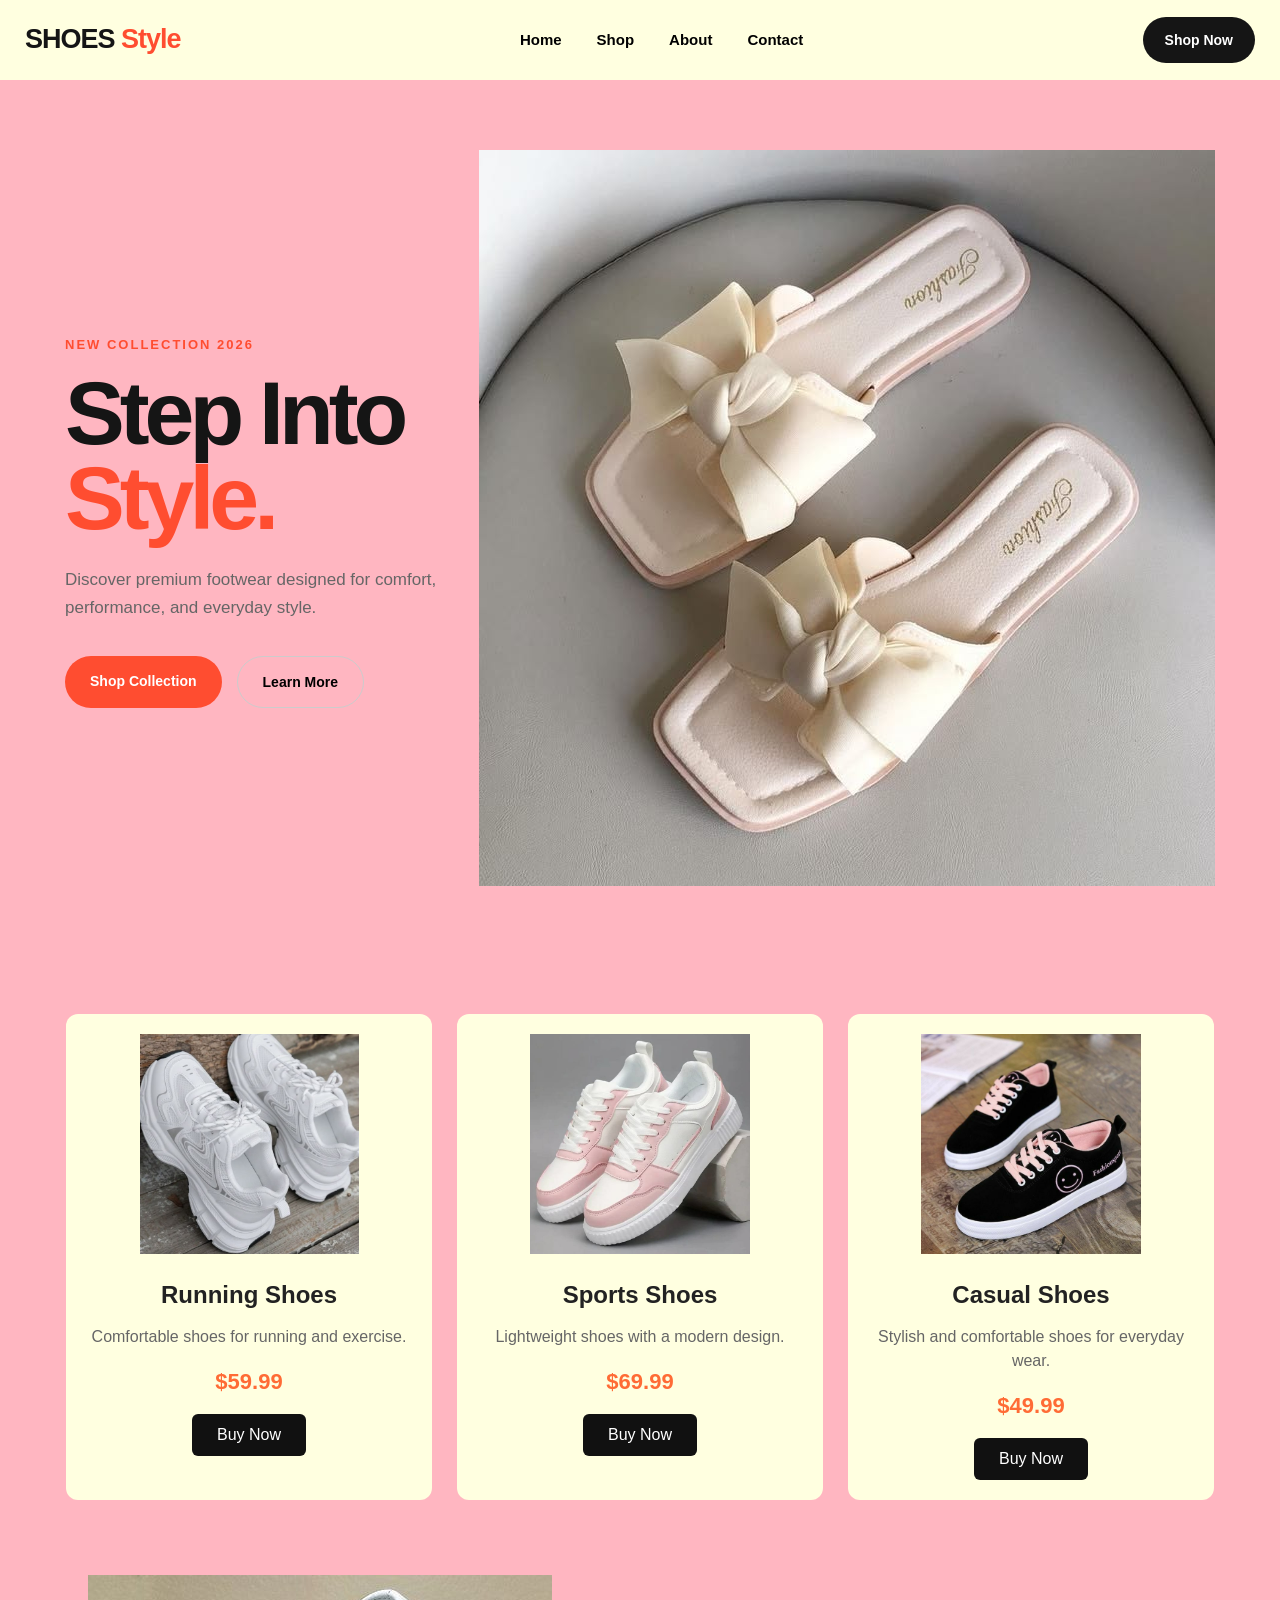
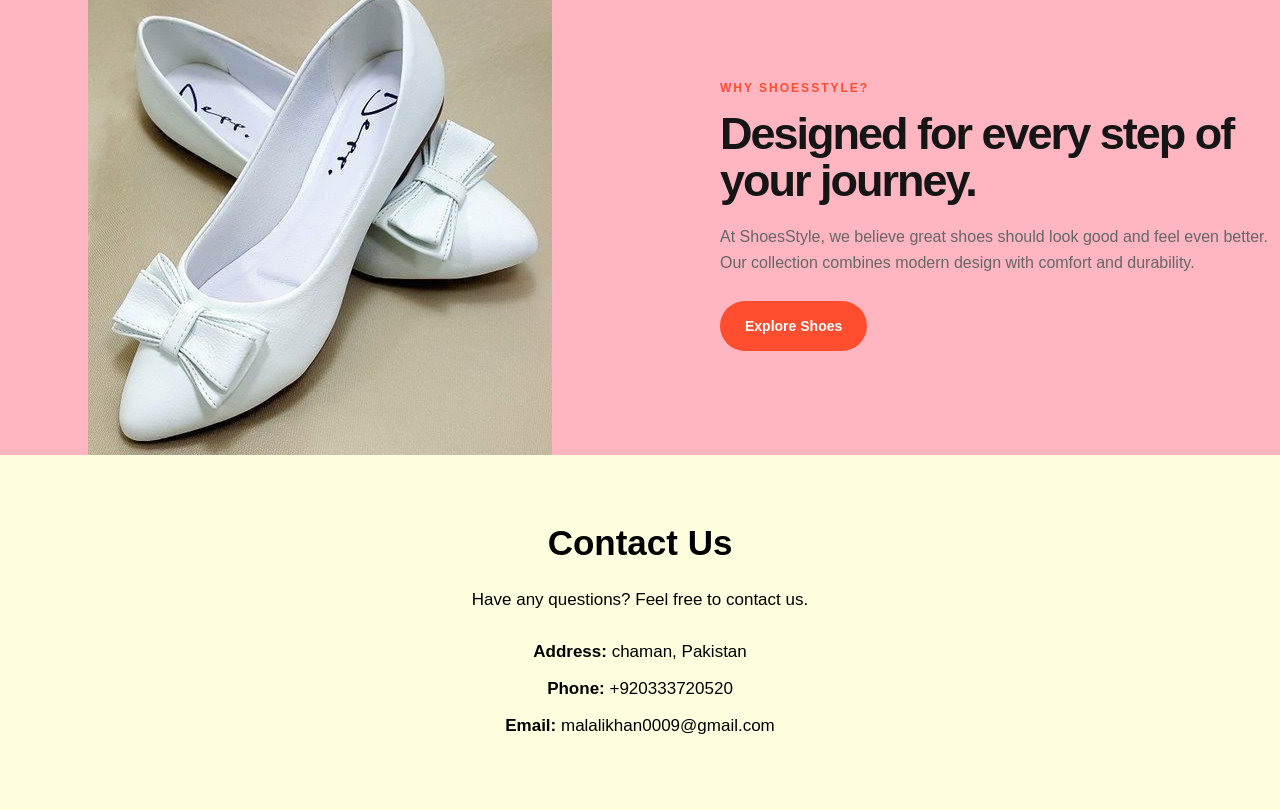
<file: index.html>
<!DOCTYPE html>
<html lang="en">
<head>
    <meta charset="UTF-8">
    <meta name="viewport" content="width=device-width, initial-scale=1.0">
    <title>Stylish & Modren SHOES</title>
    <link rel="stylesheet" href="style.css">
</head>
<body>
    <!-- Navigation -->

 <header>
 <nav class="navbar">
 <div class="logo">SHOES <span>Style</span></div>

 <ul class="nav-links">
<li><a href="home.html">Home</a></li>
 <li><a href="shop.html">Shop</a></li>
<li><a href="about.html">About</a></li>
 <li><a href="contact.html">Contact</a></li>
 </ul>

 <a href="#shop" class="nav-btn">Shop Now</a>
 </nav>
    </header>

    <!-- Hero Section -->
    <section class="hero" id="home">
 <div class="hero-text">
  <p class="small-title">NEW COLLECTION 2026</p>
  <h1>Step Into <span>Style.</span></h1>
  <p>
   Discover premium footwear designed for comfort,
 performance, and everyday style.
  </p>

 <div class="hero-buttons">
  <a href="#shop" class="btn primary">Shop Collection</a>
  <a href="#about" class="btn secondary">Learn More</a>
  </div>
 </div>

 <div class="hero-img">
        
 <img src="images/simple.jpg" alt="shoes">
  </div>
    </section>
  <section class="products">

 <div class="shoe-box">
  <img src="images/collegeshoes.jpg"
  alt="running shoes">

   <h2>Running Shoes</h2>
  <p>Comfortable shoes for running and exercise.</p>
  <h3>$59.99</h3>

  <button>Buy Now</button>  </div>
  <div class="shoe-box">
   <img src="images/sport shoes.jpg"
 alt="Sports Shoes">

  <h2>Sports Shoes</h2>
  <p>Lightweight shoes with a modern design.</p>
  <h3>$69.99</h3>

   <button>Buy Now</button>
  </div>

   <div class="shoe-box">
   <img src="images/causal shoes.jpg"
alt="Casual Shoes">

  <h2>Casual Shoes</h2>
  <p>Stylish and comfortable shoes for everyday wear.</p>
   <h3>$49.99</h3>

   <button>Buy Now</button>
  </div>

    </section>

</body>
</html>

</body>
</html>
    

   
    </section>

    <!-- About -->
    <section class="about" id="about">
   <div class="about-image">
  <img src="images/shoes.jpg" alt="">
   </div>

   <div class="about-text">
  <p>WHY SHOESSTYLE?</p>
            <h2>Designed for every step of your journey.</h2>
            <p>
                At ShoesStyle, we believe great shoes should look good
                and feel even better. Our collection combines modern
                design with comfort and durability.
            </p>
            <a href="#shop" class="btn primary">Explore Shoes</a>
        </div>
    </section>

    <!-- Contact Section -->
<section class="contact" id="contact">

    <h2>Contact Us</h2>

    <p>Have any questions? Feel free to contact us.</p>

    <div class="contact-info">

        <p><strong> Address:</strong> chaman, Pakistan</p>

        <p><strong> Phone:</strong> +920333720520</p>

        <p><strong> Email:</strong> malalikhan0009@gmail.com</p>

    </div>

</section>
</file>
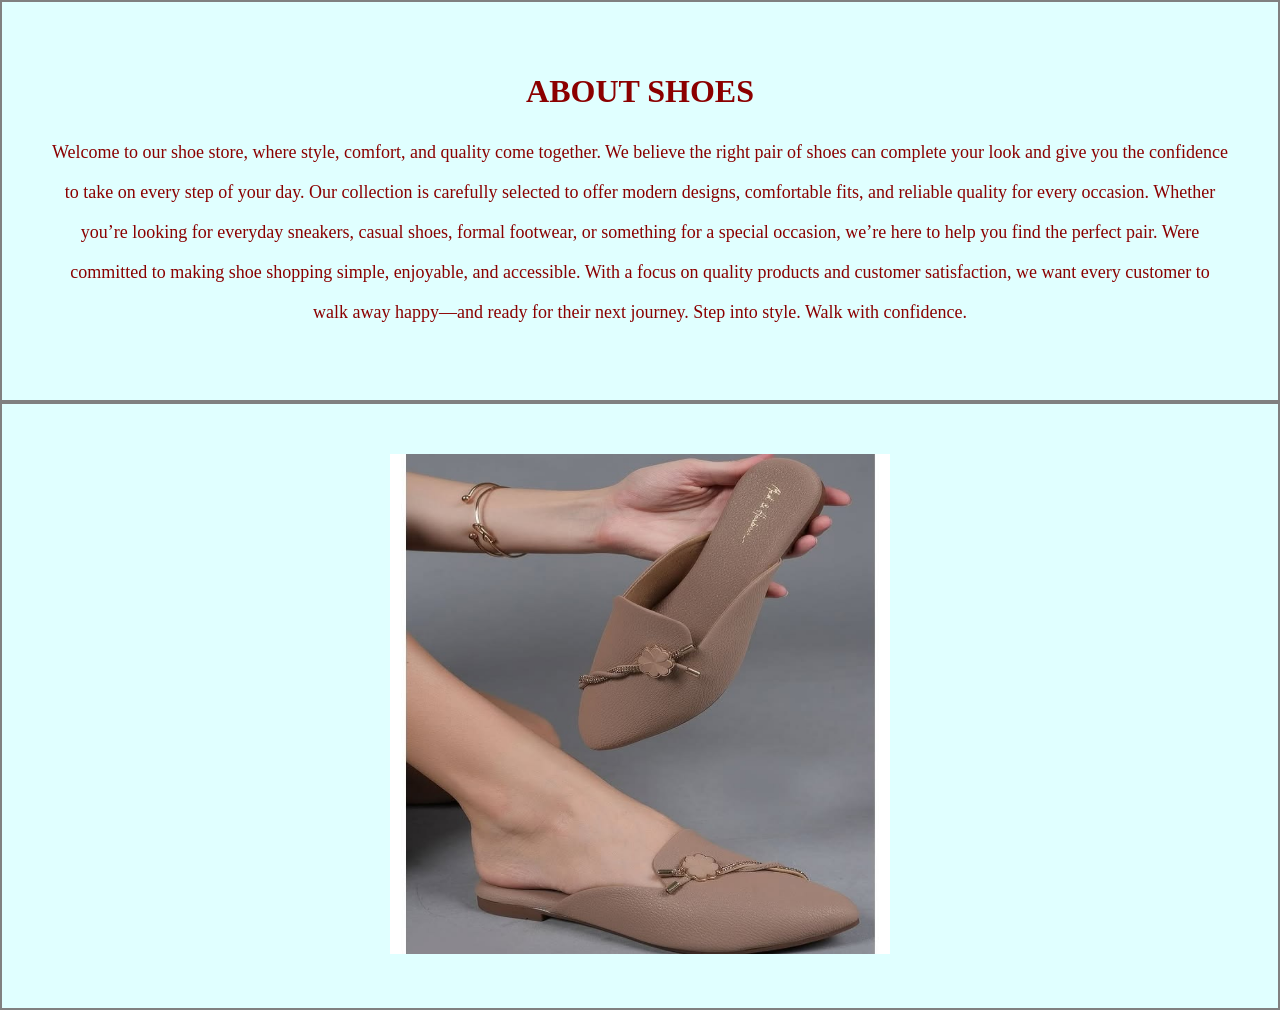
<file: about.html>
<!DOCTYPE html>
<html lang="en">
<head>
    <meta charset="UTF-8">
    <meta name="viewport" content="width=device-width, initial-scale=1.0">
    <link rel="stylesheet" href="desigh.css">
    <title>Document</title>

</head>
<body>
    <div>
 <h1> ABOUT SHOES</h1>
<p>
Welcome to our shoe store, where style, comfort, and quality come together. We believe the right pair of shoes can complete your look and give you the confidence to take on every step of your day.

Our collection is carefully selected to offer modern designs, comfortable fits, and reliable quality for every occasion. Whether you’re looking for everyday sneakers, casual shoes, formal footwear, or something for a special occasion, we’re here to help you find the perfect pair.

Were committed to making shoe shopping simple, enjoyable, and accessible. With a focus on quality products and customer satisfaction, we want every customer to walk away happy—and ready for their next journey.

Step into style. Walk with confidence. 
</p> 
</div>
<div>
    <img src="images/homeshoes.jpg" alt="">
</div>
</body>
</html>
</file>
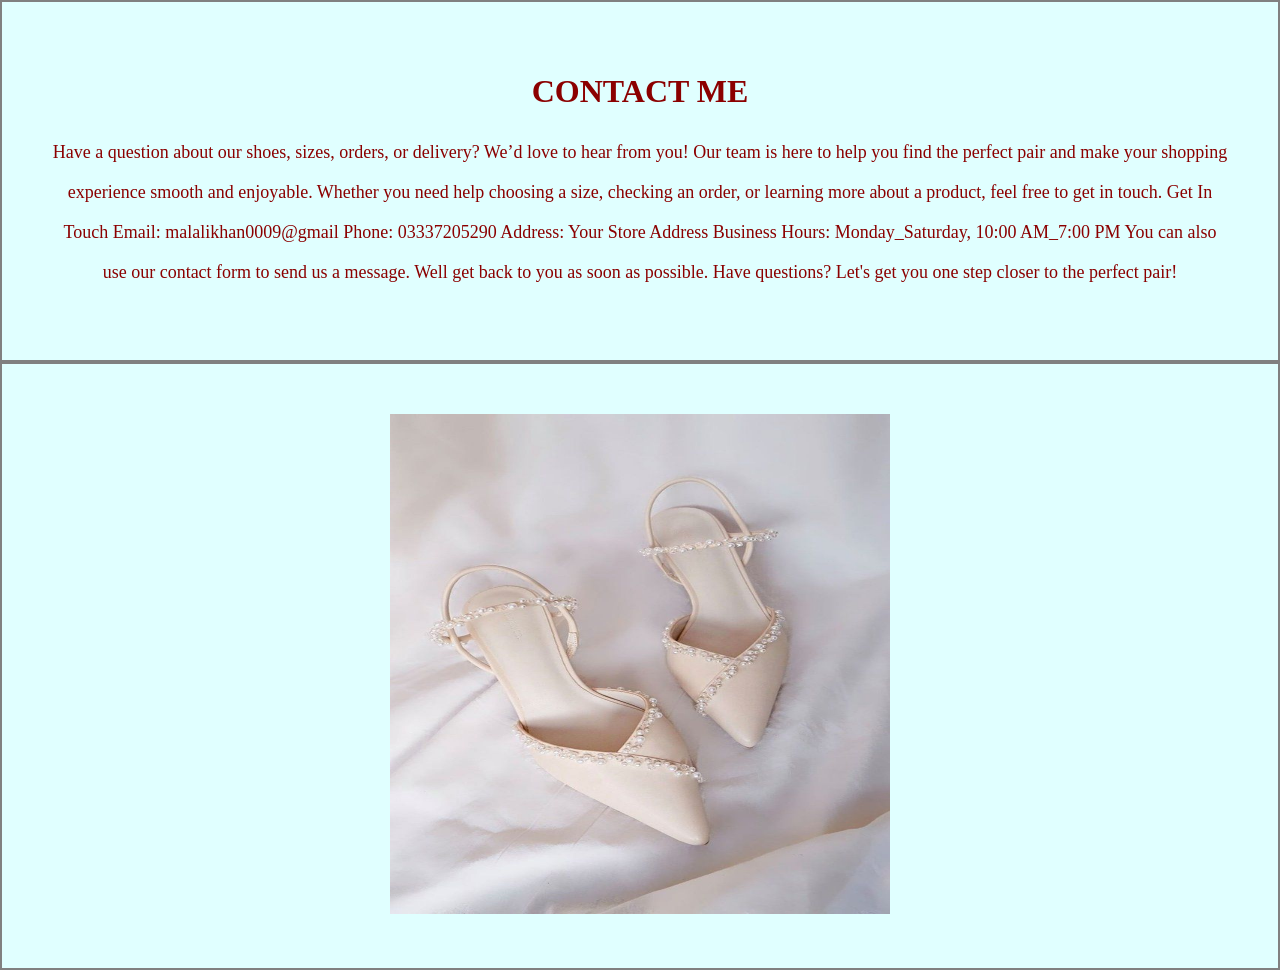
<file: contact.html>
<!DOCTYPE html>
<html lang="en">
<head>
    <meta charset="UTF-8">
    <meta name="viewport" content="width=device-width, initial-scale=1.0">
    <link rel="stylesheet" href="desigh.css">
    <title>Document</title>
</head>
<body>
    <div>
 <h1> CONTACT ME   </h1>
<p>
Have a question about our shoes, sizes, orders, or delivery? We’d love to hear from you!

Our team is here to help you find the perfect pair and make your shopping experience smooth and enjoyable. Whether you need help choosing a size, checking an order, or learning more about a product, feel free to get in touch.

Get In Touch

Email: malalikhan0009@gmail

Phone: 03337205290

Address: Your Store Address

Business Hours: Monday_Saturday, 10:00 AM_7:00 PM

You can also use our contact form to send us a message. Well get back to you as soon as possible.

Have questions? Let's get you one step closer to the perfect pair!
</p>
</div>
<div>
 <img src="images/wedding.jpg" alt="">
</div>
</body>
</html>
</file>
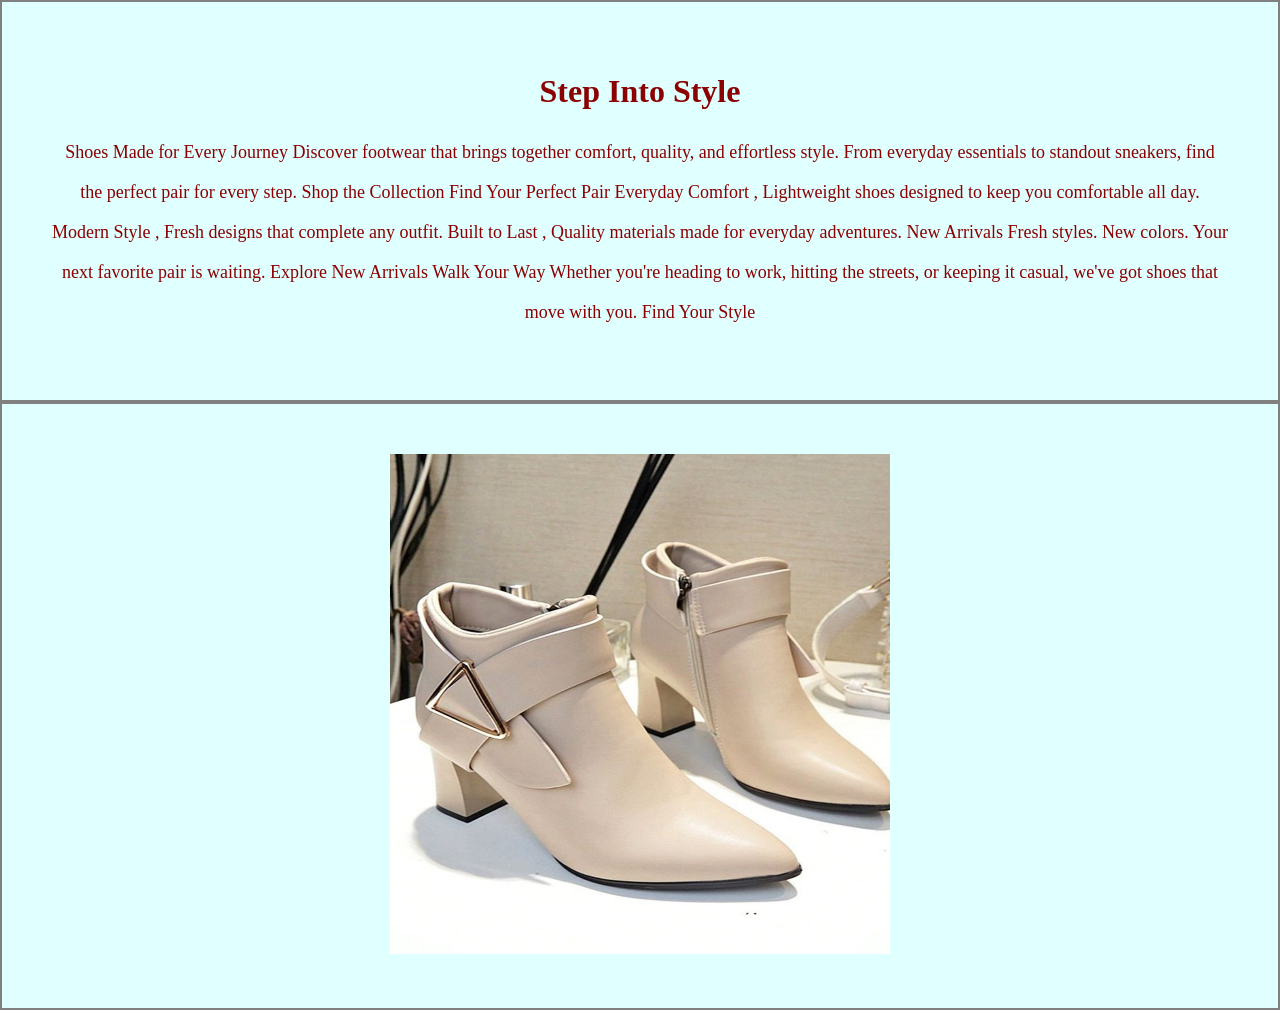
<file: home.html>
<!DOCTYPE html>
<html lang="en">
<head>
    <meta charset="UTF-8">
    <meta name="viewport" content="width=device-width, initial-scale=1.0">
    <link rel="stylesheet" href="desigh.css">
    <title>Document</title>
</head>
<body>
    <div>
   <h1> Step Into Style </h1>
 <p> 
Shoes Made for Every Journey

Discover footwear that brings together comfort, quality, and effortless style. From everyday essentials to standout sneakers, find the perfect pair for every step.

Shop the Collection

Find Your Perfect Pair

Everyday Comfort , Lightweight shoes designed to keep you comfortable all day.

Modern Style , Fresh designs that complete any outfit.

Built to Last , Quality materials made for everyday adventures.

New Arrivals

Fresh styles. New colors. Your next favorite pair is waiting.

Explore New Arrivals

Walk Your Way

Whether you're heading to work, hitting the streets, or keeping it casual, we've got shoes that move with you.

Find Your Style
</p>
</div>
<div>
    <img src="images/stylishshoes.jpg" alt="">
</div>
</body>
</html>
</file>
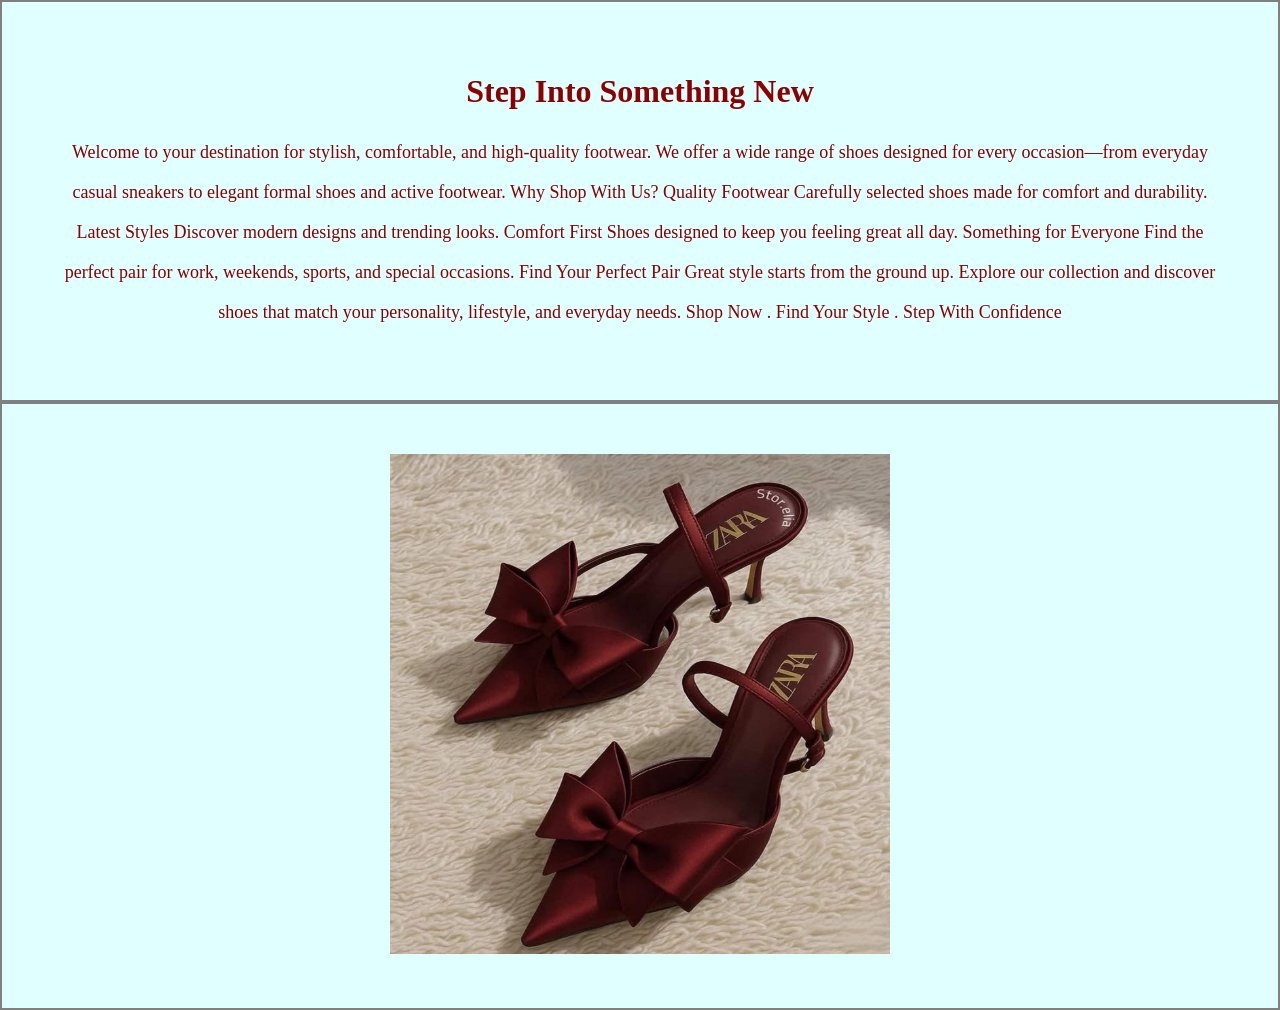
<file: shop.html>
<!DOCTYPE html>
<html lang="en">
<head>
    <meta charset="UTF-8">
    <meta name="viewport" content="width=device-width, initial-scale=1.0">
    <link rel="stylesheet" href="desigh.css">
    <title>Document</title>
</head>
<body>
    <div>
 <h1>Step Into Something New </h1>
<p>
Welcome to your destination for stylish, comfortable, and high-quality footwear. We offer a wide range of shoes designed for every occasion—from everyday casual sneakers to elegant formal shoes and active footwear.

Why Shop With Us?

Quality Footwear  Carefully selected shoes made for comfort and durability.

Latest Styles  Discover modern designs and trending looks.

Comfort First  Shoes designed to keep you feeling great all day.

Something for Everyone  Find the perfect pair for work, weekends, sports, and special occasions.

Find Your Perfect Pair

Great style starts from the ground up. Explore our collection and discover shoes that match your personality, lifestyle, and everyday needs.

Shop Now . Find Your Style . Step With Confidence 
</p>  
</div>
<div>
    <img src="images/partyshoes.jpg" alt="">
</div>
</body>
</html>
</file>
<file: style.css>
/* ---------- General ---------- */

* {
    margin: 0;
    padding: 0;
    box-sizing: border-box;
}
body {
    font-family: Arial, Helvetica, sans-serif;
    background: lightpink;
    color: #151515;
    line-height: 1.6;
}

a {
    text-decoration: none;
    color: black;
}

button,
input {
    font-family: 20px;
}

/* ---------- Navigation ---------- */

header {
    background:lightyellow;
    
}

.navbar {
    max-width: 1500px;
    margin: auto;
    height: 80px;
    padding: 0 25px;

    display: flex;
    align-items: center;
    justify-content: space-between;
}

.logo {
    font-size: 27px;
    font-weight: 800;
    letter-spacing: -1px;
}

.logo span {
    color: #ff4d30;
}

.nav-links {
    display: flex;
    gap: 35px;
    list-style: none;
}

.nav-links a {
    font-size: 15px;
    font-weight: 600;
    transition: 0.3s;
}

.nav-links a:hover {
    color: #ff4d30;
}

.nav-btn {
    background: #151515;
    color: white;
    padding: 12px 22px;
    border-radius: 30px;
    font-size: 14px;
    font-weight: bold;
    transition: 0.3s;
}

.nav-btn:hover {
    background: #ff4d30;
}

/* ---------- Hero ---------- */

.hero {
    max-width: 1200px;
    min-height: 600px;
    margin: auto;
    padding: 70px 25px;

    display: flex;
    align-items: center;
    justify-content: space-between;
}

.hero-text {
    width: 50%;
}

.small-title {
    color: #ff4d30;
    font-size: 13px;
    font-weight: bold;
    letter-spacing: 2px;
    margin-bottom: 15px;
}

.hero h1 {
    font-size: clamp(55px, 7vw, 90px);
    line-height: 0.95;
    letter-spacing: -5px;
    margin-bottom: 25px;
}

.hero h1 span {
    color: #ff4d30;
}

.hero-text > p:not(.small-title) {
    max-width: 500px;
    color: #666;
    font-size: 17px;
}

.hero-buttons {
    display: flex;
    gap: 15px;
    margin-top: 35px;
}

.btn {
    display: inline-block;
    padding: 14px 25px;
    border-radius: 30px;
    font-weight: bold;
    font-size: 14px;
    transition: 0.3s;
}

.primary {
    background: #ff4d30;
    color: white;
}

.primary:hover {
    background: #d9361d;
    transform: translateY(-2px);
}

.secondary {
    border: 1px solid #ccc;
}

.secondary:hover {
    background: #151515;
    color: white;
}

/* ---------- Hero Shoe ---------- */

.hero-shoe {
    width: 45%;
    height: 420px;
    position: relative;

    display: flex;
    justify-content: center;
    align-items: center;
}

.shoe-circle {
    position: absolute;
    width: 380px;
    height: 380px;
    border-radius: 50%;
    
}

.shoe {
    position: relative;
    z-index: 2;
    font-size: 220px;
    transform: rotate(-15deg);
    filter: drop-shadow(15px 20px 12px rgba(0, 0, 0, 0.2));
}

 /* features */

.features {
    background: #151515;
    color: white;
    padding: 40px 8%;

    display: grid;
    grid-template-columns: repeat(3, 1fr);
    gap: 30px;
}

.feature {
    text-align: center;
}

.feature > div {
    color: #ff4d30;
    font-size: 30px;
    margin-bottom: 5px;
}

.feature h3 {
    font-size: 16px;
}

.feature p {
    color: #aaa;
    font-size: 13px;
}

/* ---------- Products ---------- */
/* Products */
.products {
    display: flex;
    justify-content: center;
    gap: 25px;

    padding: 50px 30px;
}

/* Shoe Box */
.shoe-box {
    background-color:lightyellow;
    width: 30%;

    padding: 20px;
    text-align: center;

    border-radius: 12px;



    transition: 0.3s;
}

.shoe-box:hover {
    transform: translateY(-8px);
}

/* Image */
.shoe-box img {
    width: 100%;
    height: 220px;

    object-fit: contain;

    margin-bottom: 15px;
}

/* Product Name */
.shoe-box h2 {
    color: #222;
    margin-bottom: 10px;
}

/* Description */
.shoe-box p {
    color: #666;
    line-height: 1.5;
}

/* Price */
.shoe-box h3 {
    color: #ff6b35;
    font-size: 22px;

    margin: 15px 0;
}

/* Button */
button {
    background-color: #111;
    color: white;

    border: none;
    padding: 12px 25px;

    border-radius: 6px;

    cursor: pointer;
    font-size: 16px;
}

button:hover {
    background-color: #ff6b35;
}



/* ---------- About ---------- */

.about {
    max-width: 1300px;
    margin-top: 25px;
    

    display: flex;
    align-items: center;
    gap: 80px;
}

.about-image {
    width: 50%;
    height: 40opx;
    border-radius: 25px;
    
    color: white;

    display: flex;
    justify-content: center;
    align-items: center;

    font-size: 180px;
    transform: rotate(0deg);
}

.about-text {
    flex: 1;
}

.about-text > p:first-child {
    color: #ff4d30;
    font-size: 12px;
    font-weight: bold;
    letter-spacing: 2px;
}

.about-text h2 {
    font-size: 45px;
    line-height: 1.05;
    margin: 12px 0 20px;
    letter-spacing: -2px;
}

.about-text p:not(:first-child) {
    color: #666;
    margin-bottom: 25px;
}

/* ---------- Newsletter ---------- */

/* Contact Section */
.contact {
    background-color:lightyellow;
    color: black;

    text-align: center;

    padding: 60px 20px;
}


.contact h2 {
    font-size: 35px;

    color: black;

    margin-bottom: 15px;
}


.contact p {
    font-size: 17px;

    margin: 10px 0;
}


.contact-info {
    margin-top: 25px;
}
```css
/* ---------- MOBILE RESPONSIVE DESIGN ---------- */

@media screen and (max-width: 768px) {

    /* Navigation */
    .navbar {
        height: auto;
        padding: 20px 15px;
        flex-wrap: wrap;
        gap: 15px;
    }

    .logo {
        font-size: 23px;
    }

    .nav-links {
        width: 100%;
        display: flex;
        justify-content: center;
        flex-wrap: wrap;
        gap: 15px;
        padding: 0;
    }

    .nav-links a {
        font-size: 13px;
    }

    .nav-btn {
        padding: 10px 16px;
    }

    /* Hero Section */
    .hero {
        flex-direction: column;
        text-align: center;
        min-height: auto;
        padding: 45px 20px;
    }

    .hero-text {
        width: 100%;
    }

    .hero h1 {
        font-size: 48px;
        letter-spacing: -2px;
    }

    .hero-text > p:not(.small-title) {
        font-size: 15px;
    }

    .hero-buttons {
        justify-content: center;
        flex-wrap: wrap;
        gap: 12px;
    }

    /* Hero Shoe */
    .hero-shoe {
        width: 100%;
        height: 300px;
        margin-top: 25px;
    }

    .shoe-circle {
        width: 250px;
        height: 250px;
    }

    .shoe {
        font-size: 150px;
    }

    /* Features */
    .features {
        grid-template-columns: 1fr;
        gap: 25px;
        padding: 30px 20px;
    }

    /* Products */
    .products {
        flex-direction: column;
        align-items: center;
        gap: 25px;
        padding: 30px 15px;
    }

    .shoe-box {
        width: 100%;
        max-width: 400px;
    }

    .shoe-box img {
        height: 200px;
    }

    /* About Section */
    .about {
        flex-direction: column;
        gap: 25px;
        margin: 25px auto;
        padding: 0 20px;
    }

    .about-image {
        width: 100%;
        height: 280px;
        font-size: 120px;
    }

    .about-text h2 {
        font-size: 34px;
        letter-spacing: -1px;
    }

    /* Contact Section */
    .contact {
        padding: 40px 20px;
    }

    .contact h2 {
        font-size: 28px;
    }

    .contact p {
        font-size: 15px;
    }
* MOBILE SCREEN RESPONSIVE */

@media screen and (max-width: 768px) {

    body {
        margin: 0;
        padding: 0;
        overflow-x: hidden;
    }

    img {
        max-width: 100%;
        height: auto;
    }

    /* Navbar */
    .navbar {
        flex-direction: column;
        padding: 15px;
        gap: 15px;
    }

    .nav-links {
        display: flex;
        flex-wrap: wrap;
        justify-content: center;
        gap: 12px;
    }

    .nav-links a {
        font-size: 14px;
    }

    /* Hero Section */
    .hero {
        flex-direction: column;
        text-align: center;
        padding: 25px 15px;
        gap: 25px;
    }

    .hero-text {
        width: 100%;
    }

    .hero h1 {
        font-size: 30px;
    }

    .hero-text p {
        font-size: 14px;
    }

    .hero-buttons {
        display: flex;
        flex-wrap: wrap;
        justify-content: center;
        gap: 10px;
    }

    /* Shoes Image */
    .hero-shoe {
        width: 100%;
        max-width: 350px;
        margin: auto;
    }

    .shoe-circle {
        max-width: 100%;
    }

    .shoe {
        width: 100%;
        height: auto;
        object-fit: contain;
    }

    /* Features */
    .features {
        flex-direction: column;
        align-items: center;
        gap: 20px;
        padding: 20px 15px;
    }

    /* Products */
    .products {
        padding: 30px 15px;
    }

    .products h2 {
        font-size: 26px;
        text-align: center;
    }

    .shoe-box {
        width: 100%;
        max-width: 350px;
        margin: 15px auto;
    }

    .shoe-box img {
        width: 100%;
        height: auto;
        object-fit: contain;
    }

    /* About Section */
    .about {
        flex-direction: column;
        text-align: center;
        padding: 25px 15px;
        gap: 20px;
    }

    .about-image,
    .about-text {
        width: 100%;
        max-width: 100%;
    }

    .about-image img {
        width: 100%;
        height: auto;
    }

    .about-text h2 {
        font-size: 26px;
    }

    /* Contact */
    .contact {
        padding: 25px 15px;
        text-align: center;
    }

    /* Buttons */
    button {
        max-width: 100%;
    }

}


/* SMALL MOBILE SCREENS */

@media screen and (max-width: 480px) {

    .navbar {
        padding: 12px;
    }

    .logo {
        font-size: 22px;
    }

    .nav-links {
        gap: 8px;
    }

    .nav-links a {
        font-size: 12px;
    }

    .hero {
        padding: 20px 12px;
    }

    .hero h1 {
        font-size: 25px;
    }

    .hero-text p {
        font-size: 13px;
    }

    .hero-shoe {
        max-width: 280px;
    }

    .products {
        padding: 25px 12px;
    }

    .products h2 {
        font-size: 23px;
    }

    .shoe-box {
        padding: 12px;
    }

    .about-text h2 {
        font-size: 23px;
    }

}
```
</file>
<file: desigh.css>
body{

margin: 0px;
padding: 0px;
}
div{
    background-color:lightcyan ;
    color: darkred;
    text-align: center;
    padding: 50px;
    border: 2px solid gray;
}
h1{
    font-family: Georgia, 'Times New Roman', Times, serif;
}
p{
    font-family: Georgia, 'Times New Roman', Times, serif;
    font-size: large;
    line-height:40px;
}
div img{
height: 500px;
width: 500px;
}
</file>
